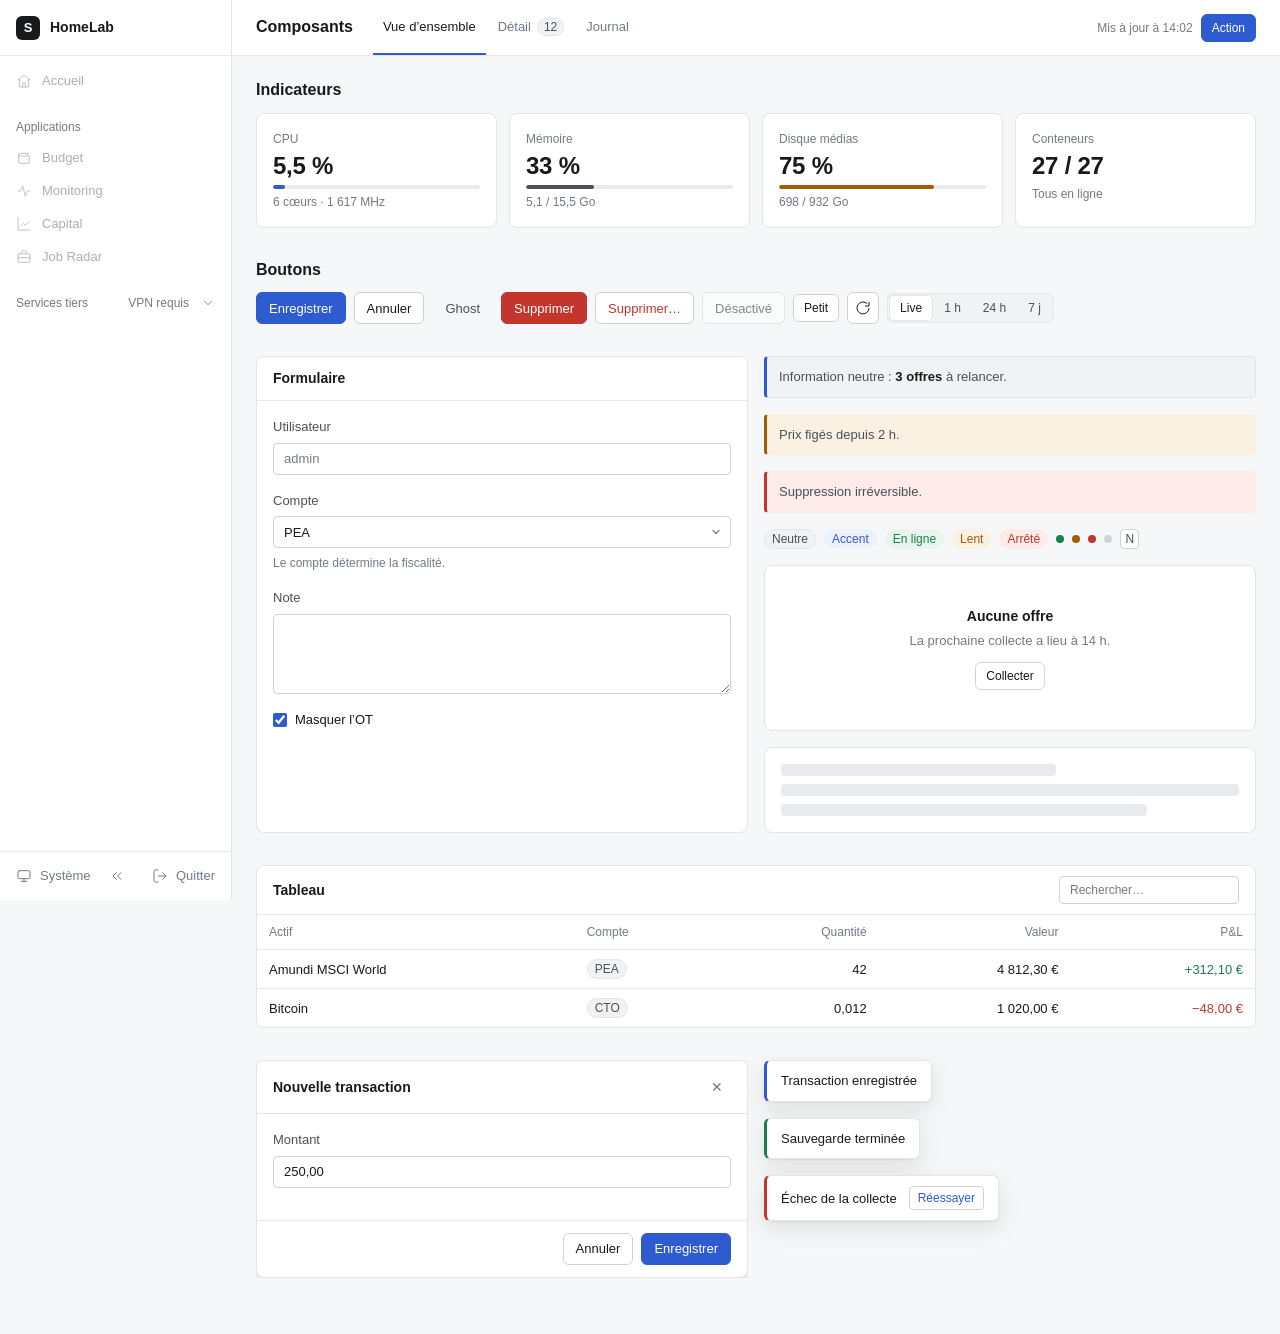
<file: www/_ui/kitchen-sink.html>
<!DOCTYPE html>
<html lang="fr">
<head>
<meta charset="UTF-8">
<meta name="viewport" content="width=device-width, initial-scale=1">
<title>Composants — HomeLab UI</title>
<link rel="stylesheet" href="tokens.css">
<link rel="stylesheet" href="base.css">
<link rel="stylesheet" href="components.css">
<link rel="stylesheet" href="shell.css">
<script src="services.js"></script>
<script src="shell.js"></script>
<style>
    .ks-section { margin-bottom: 32px; }
    .ks-section > h2 { margin-bottom: 12px; }
    .ks-row { display: flex; flex-wrap: wrap; gap: 8px; align-items: center; }
    .ks-static-modal { position: static; background: none; padding: 0; display: block; }
</style>
</head>
<body>
<header class="sf-pagebar">
    <h1 class="sf-pagebar-title">Composants</h1>
    <nav class="tabs" role="tablist">
        <button class="active">Vue d’ensemble</button>
        <button>Détail <span class="badge">12</span></button>
        <button>Journal</button>
    </nav>
    <div class="sf-pagebar-actions">
        <span class="sf-pagebar-meta">Mis à jour à 14:02</span>
        <button class="btn btn-primary btn-sm">Action</button>
    </div>
</header>

<main class="sf-content">
    <section class="ks-section">
        <h2>Indicateurs</h2>
        <div class="kpis">
            <div class="kpi"><span class="kpi-label">CPU</span><span class="kpi-value">5,5 %</span>
                <div class="meter is-accent"><span style="width:6%"></span></div><span class="kpi-sub">6 cœurs · 1 617 MHz</span></div>
            <div class="kpi"><span class="kpi-label">Mémoire</span><span class="kpi-value">33 %</span>
                <div class="meter"><span style="width:33%"></span></div><span class="kpi-sub">5,1 / 15,5 Go</span></div>
            <div class="kpi"><span class="kpi-label">Disque médias</span><span class="kpi-value">75 %</span>
                <div class="meter is-warning"><span style="width:75%"></span></div><span class="kpi-sub">698 / 932 Go</span></div>
            <div class="kpi"><span class="kpi-label">Conteneurs</span><span class="kpi-value">27 / 27</span><span class="kpi-sub positive">Tous en ligne</span></div>
        </div>
    </section>

    <section class="ks-section">
        <h2>Boutons</h2>
        <div class="ks-row">
            <button class="btn btn-primary">Enregistrer</button>
            <button class="btn">Annuler</button>
            <button class="btn btn-ghost">Ghost</button>
            <button class="btn btn-danger">Supprimer</button>
            <button class="btn btn-danger-outline">Supprimer…</button>
            <button class="btn" disabled>Désactivé</button>
            <button class="btn btn-sm">Petit</button>
            <button class="btn btn-icon" aria-label="Actualiser"><svg viewBox="0 0 24 24" fill="none" stroke="currentColor" stroke-width="1.5"><path d="M21 12a9 9 0 1 1-2.6-6.4"/><path d="M21 3v6h-6"/></svg></button>
            <div class="segmented"><button class="active">Live</button><button>1 h</button><button>24 h</button><button>7 j</button></div>
        </div>
    </section>

    <section class="ks-section grid grid-2">
        <div class="card">
            <div class="card-header"><span class="card-title">Formulaire</span></div>
            <div class="card-body">
                <div class="field"><label for="k1">Utilisateur</label><input id="k1" class="input" placeholder="admin"></div>
                <div class="field"><label for="k2">Compte</label><select id="k2" class="select"><option>PEA</option><option>CTO</option></select>
                    <span class="hint">Le compte détermine la fiscalité.</span></div>
                <div class="field"><label for="k3">Note</label><textarea id="k3" class="textarea"></textarea></div>
                <label class="field-inline field"><input type="checkbox" checked> Masquer l’OT</label>
            </div>
        </div>
        <div class="stack">
            <div class="notice">Information neutre : <b>3 offres</b> à relancer.</div>
            <div class="notice notice-warning">Prix figés depuis 2 h.</div>
            <div class="notice notice-danger">Suppression irréversible.</div>
            <div class="ks-row">
                <span class="badge">Neutre</span><span class="badge badge-accent">Accent</span>
                <span class="badge badge-success">En ligne</span><span class="badge badge-warning">Lent</span>
                <span class="badge badge-danger">Arrêté</span>
                <span class="dot dot-ok"></span><span class="dot dot-warn"></span><span class="dot dot-down"></span><span class="dot"></span>
                <kbd>N</kbd>
            </div>
            <div class="card"><div class="empty"><strong>Aucune offre</strong>La prochaine collecte a lieu à 14 h.<br><button class="btn btn-sm">Collecter</button></div></div>
            <div class="card card-body stack" style="gap:8px"><span class="skeleton" style="width:60%"></span><span class="skeleton"></span><span class="skeleton" style="width:80%"></span></div>
        </div>
    </section>

    <section class="ks-section card">
        <div class="card-header"><span class="card-title">Tableau</span>
            <div class="card-actions"><input class="input input-sm" placeholder="Rechercher…" style="width:180px"></div></div>
        <div class="table-wrap">
            <table class="table">
                <thead><tr><th>Actif</th><th>Compte</th><th class="num">Quantité</th><th class="num">Valeur</th><th class="num">P&amp;L</th></tr></thead>
                <tbody>
                    <tr><td>Amundi MSCI World</td><td><span class="badge">PEA</span></td><td class="num">42</td><td class="num">4 812,30 €</td><td class="num positive">+312,10 €</td></tr>
                    <tr><td>Bitcoin</td><td><span class="badge">CTO</span></td><td class="num">0,012</td><td class="num">1 020,00 €</td><td class="num negative">−48,00 €</td></tr>
                </tbody>
            </table>
        </div>
    </section>

    <section class="ks-section grid grid-2">
        <div class="modal-overlay ks-static-modal">
            <div class="modal">
                <div class="modal-header"><h3>Nouvelle transaction</h3><button class="modal-close" aria-label="Fermer">✕</button></div>
                <div class="modal-body"><div class="field"><label>Montant</label><input class="input" value="250,00"></div></div>
                <div class="modal-footer"><button class="btn">Annuler</button><button class="btn btn-primary">Enregistrer</button></div>
            </div>
        </div>
        <div class="stack" style="align-items:flex-start">
            <div class="toast show">Transaction enregistrée</div>
            <div class="toast toast-success show">Sauvegarde terminée</div>
            <div class="toast toast-error show">Échec de la collecte <button>Réessayer</button></div>
        </div>
    </section>
</main>
</body>
</html>
</file>
<file: www/_ui/tokens.css>
/* ═══════════════════════════════════════════════════════════════════════════
   HomeLab UI — jetons de design

   Source unique : www/_ui/. Copié dans chaque application par
   scripts/sync-ui.sh (ne jamais éditer les copies dans assets/ui/).

   Principes, à ne pas diluer :
     · neutre et dense : la structure vient des filets 1 px et de l'espacement
     · une seule couleur d'accent, réservée à l'état actif, au focus et à
       l'action principale
     · aucun dégradé, halo, lueur, flou, inclinaison ni emoji
     · animations ≤ 150 ms, uniquement sur couleur et opacité
   ═══════════════════════════════════════════════════════════════════════════ */

:root {
    color-scheme: light;

    /* Surfaces */
    --bg:            #f6f7f8;   /* fond de page */
    --surface:       #ffffff;   /* cartes, barre latérale, tableaux */
    --surface-2:     #f1f2f4;   /* survol, zones en retrait */
    --surface-3:     #e8eaed;   /* pistes de jauge, squelettes */

    /* Filets */
    --border:        #e3e5e8;
    --border-strong: #cfd3d8;

    /* Texte */
    --text:          #17191c;
    --text-2:        #4b5058;
    --text-3:        #737a84;

    /* Accent unique */
    --accent:        #2f5bd0;
    --accent-hover:  #264bb0;
    --accent-soft:   #edf1fc;
    --accent-text:   #ffffff;

    /* Signaux */
    --success:       #1b7f4c;
    --success-soft:  #e8f5ee;
    --warning:       #a15c07;
    --warning-soft:  #fbf1e2;
    --danger:        #c2362b;
    --danger-soft:   #fcebe9;

    /* Graphiques : séries catégorielles, du plus au moins important */
    --chart-1: #2f5bd0;
    --chart-2: #1a9486;
    --chart-3: #c88114;
    --chart-4: #c2466b;
    --chart-5: #6b5bc4;
    --chart-6: #4f8a2e;
    --chart-7: #7a8290;
    --chart-8: #b25c2c;
    --chart-grid: #eceef1;

    /* Typographie */
    --font: -apple-system, BlinkMacSystemFont, "Segoe UI", Roboto, "Helvetica Neue", Arial, sans-serif;
    --font-mono: ui-monospace, SFMono-Regular, "SF Mono", Menlo, Consolas, "Liberation Mono", monospace;
    --fs-xs:  12px;
    --fs-sm:  13px;
    --fs-md:  14px;
    --fs-lg:  16px;
    --fs-xl:  20px;
    --fs-2xl: 24px;
    --lh: 1.5;

    /* Formes */
    --r-sm: 4px;
    --r:    6px;
    --r-lg: 8px;
    --shadow-pop: 0 1px 2px rgba(16, 18, 22, .06), 0 8px 24px rgba(16, 18, 22, .10);
    --scrim: rgba(16, 18, 22, .32);

    /* Espacement : grille de 4 px */
    --s-1: 4px;
    --s-2: 8px;
    --s-3: 12px;
    --s-4: 16px;
    --s-5: 20px;
    --s-6: 24px;
    --s-8: 32px;
    --s-10: 40px;

    /* Hauteurs de contrôle */
    --control-h: 32px;
    --control-h-sm: 28px;

    --ease: 120ms ease;
}

/* Sombre : même page, pas une autre ambiance. Pas de bleu nuit. */
@media (prefers-color-scheme: dark) {
    :root:not([data-theme="light"]) {
        color-scheme: dark;
        --bg:            #111214;
        --surface:       #18191c;
        --surface-2:     #202226;
        --surface-3:     #2a2c31;
        --border:        #2a2c31;
        --border-strong: #3a3d44;
        --text:          #ececee;
        --text-2:        #b3b7be;
        --text-3:        #868b94;
        --accent:        #7195f2;
        --accent-hover:  #8ba8f5;
        --accent-soft:   #1e2536;
        --accent-text:   #0d0f14;
        --success:       #4cc38a;
        --success-soft:  #16261e;
        --warning:       #e0a24a;
        --warning-soft:  #2a2114;
        --danger:        #f07167;
        --danger-soft:   #2e1a18;
        --chart-1: #7195f2;
        --chart-2: #3fb8a8;
        --chart-3: #e0a24a;
        --chart-4: #e27593;
        --chart-5: #9c8ff0;
        --chart-6: #7fb85a;
        --chart-7: #9aa1ad;
        --chart-8: #e08a5a;
        --chart-grid: #232529;
        --shadow-pop: 0 1px 2px rgba(0, 0, 0, .4), 0 8px 24px rgba(0, 0, 0, .45);
        --scrim: rgba(0, 0, 0, .55);
    }
}
:root[data-theme="dark"] {
    color-scheme: dark;
    --bg:            #111214;
    --surface:       #18191c;
    --surface-2:     #202226;
    --surface-3:     #2a2c31;
    --border:        #2a2c31;
    --border-strong: #3a3d44;
    --text:          #ececee;
    --text-2:        #b3b7be;
    --text-3:        #868b94;
    --accent:        #7195f2;
    --accent-hover:  #8ba8f5;
    --accent-soft:   #1e2536;
    --accent-text:   #0d0f14;
    --success:       #4cc38a;
    --success-soft:  #16261e;
    --warning:       #e0a24a;
    --warning-soft:  #2a2114;
    --danger:        #f07167;
    --danger-soft:   #2e1a18;
    --chart-1: #7195f2;
    --chart-2: #3fb8a8;
    --chart-3: #e0a24a;
    --chart-4: #e27593;
    --chart-5: #9c8ff0;
    --chart-6: #7fb85a;
    --chart-7: #9aa1ad;
    --chart-8: #e08a5a;
    --chart-grid: #232529;
    --shadow-pop: 0 1px 2px rgba(0, 0, 0, .4), 0 8px 24px rgba(0, 0, 0, .45);
    --scrim: rgba(0, 0, 0, .55);
}
</file>
<file: www/_ui/base.css>
/* HomeLab UI — base : reset, typographie, éléments natifs. */

*, *::before, *::after { box-sizing: border-box; margin: 0; padding: 0; }

html { -webkit-text-size-adjust: 100%; }

body {
    background: var(--bg);
    color: var(--text);
    font-family: var(--font);
    font-size: var(--fs-md);
    line-height: var(--lh);
    min-height: 100vh;
    -webkit-font-smoothing: antialiased;
    text-rendering: optimizeLegibility;
    overflow-x: hidden;
}

[hidden] { display: none !important; }

h1, h2, h3, h4 { font-weight: 600; line-height: 1.3; color: var(--text); }
h1 { font-size: var(--fs-xl); }
h2 { font-size: var(--fs-lg); }
h3 { font-size: var(--fs-md); }
h4 { font-size: var(--fs-sm); }

a { color: var(--accent); text-decoration: none; }
a:hover { text-decoration: underline; }

img, svg { display: block; }
svg { flex: none; }

button, input, select, textarea { font: inherit; color: inherit; }
button { cursor: pointer; }

::selection { background: var(--accent-soft); color: var(--text); }

:where(a, button, input, select, textarea, summary, [tabindex]):focus-visible {
    outline: 2px solid var(--accent);
    outline-offset: 2px;
}

kbd, .kbd {
    display: inline-block;
    min-width: 1.6em;
    padding: 0 4px;
    font-family: var(--font);
    font-size: var(--fs-xs);
    line-height: 18px;
    text-align: center;
    color: var(--text-2);
    background: var(--surface);
    border: 1px solid var(--border-strong);
    border-radius: var(--r-sm);
}

hr { border: 0; border-top: 1px solid var(--border); }

/* Utilitaires typographiques — volontairement peu nombreux */
.num   { font-variant-numeric: tabular-nums; }
.mono  { font-family: var(--font-mono); font-size: .92em; }
.text-2 { color: var(--text-2); }
.text-3, .muted { color: var(--text-3); }
.positive { color: var(--success); }
.negative { color: var(--danger); }
.label {
    font-size: var(--fs-xs);
    font-weight: 500;
    color: var(--text-3);
}
.truncate { overflow: hidden; text-overflow: ellipsis; white-space: nowrap; }
.sr-only {
    position: absolute; width: 1px; height: 1px; overflow: hidden;
    clip: rect(0 0 0 0); white-space: nowrap;
}

@media (prefers-reduced-motion: reduce) {
    *, *::before, *::after { transition: none !important; animation: none !important; }
}
</file>
<file: www/_ui/components.css>
/* HomeLab UI — composants. Aucun style propre à une application ici. */

/* ── Boutons ─────────────────────────────────────────────────────────────── */
.btn {
    display: inline-flex; align-items: center; justify-content: center; gap: 6px;
    height: var(--control-h); padding: 0 12px;
    font-size: var(--fs-sm); font-weight: 500; line-height: 1; white-space: nowrap;
    color: var(--text); background: var(--surface);
    border: 1px solid var(--border-strong); border-radius: var(--r);
    transition: background var(--ease), border-color var(--ease), color var(--ease);
    text-decoration: none;
}
.btn:hover:not(:disabled) { background: var(--surface-2); text-decoration: none; }
.btn:disabled, .btn[aria-disabled="true"] { opacity: .5; cursor: not-allowed; }
.btn svg { width: 16px; height: 16px; }

.btn-primary { background: var(--accent); border-color: var(--accent); color: var(--accent-text); }
.btn-primary:hover:not(:disabled) { background: var(--accent-hover); border-color: var(--accent-hover); }

.btn-ghost { background: transparent; border-color: transparent; color: var(--text-2); }
.btn-ghost:hover:not(:disabled) { background: var(--surface-2); color: var(--text); }

.btn-danger { background: var(--danger); border-color: var(--danger); color: #fff; }
.btn-danger:hover:not(:disabled) { background: var(--danger); filter: brightness(.92); }
.btn-danger-outline { color: var(--danger); }
.btn-danger-outline:hover:not(:disabled) { background: var(--danger-soft); border-color: var(--danger); }

.btn-sm { height: var(--control-h-sm); padding: 0 10px; font-size: var(--fs-xs); }
.btn-icon { width: var(--control-h); padding: 0; }
.btn-icon.btn-sm { width: var(--control-h-sm); }
.btn-block { width: 100%; }

/* ── Champs ──────────────────────────────────────────────────────────────── */
.input, .select, .textarea {
    width: 100%;
    height: var(--control-h); padding: 0 10px;
    font-size: var(--fs-sm); color: var(--text);
    background: var(--surface);
    border: 1px solid var(--border-strong); border-radius: var(--r-sm);
    transition: border-color var(--ease), box-shadow var(--ease);
}
.textarea { height: auto; min-height: 80px; padding: 8px 10px; resize: vertical; line-height: var(--lh); }
.input::placeholder, .textarea::placeholder { color: var(--text-3); }
.input:focus, .select:focus, .textarea:focus {
    outline: none; border-color: var(--accent);
    box-shadow: 0 0 0 3px var(--accent-soft);
}
.input:disabled, .select:disabled { background: var(--surface-2); color: var(--text-3); }
.select {
    appearance: none; -webkit-appearance: none; cursor: pointer;
    padding-right: 28px;
    background-image: url("data:image/svg+xml,%3Csvg xmlns='http://www.w3.org/2000/svg' width='12' height='12' viewBox='0 0 12 12' fill='none' stroke='%23808690' stroke-width='1.5' stroke-linecap='round' stroke-linejoin='round'%3E%3Cpath d='M3 4.5l3 3 3-3'/%3E%3C/svg%3E");
    background-repeat: no-repeat;
    background-position: right 8px center;
}
.input-sm, .select.input-sm { height: var(--control-h-sm); font-size: var(--fs-xs); }
input[type="checkbox"], input[type="radio"] { accent-color: var(--accent); width: 14px; height: 14px; }

.field { display: flex; flex-direction: column; gap: 6px; margin-bottom: var(--s-4); }
.field > label, .field-label { font-size: var(--fs-sm); font-weight: 500; color: var(--text-2); }
.field .hint { font-size: var(--fs-xs); color: var(--text-3); }
.field-inline { flex-direction: row; align-items: center; gap: 8px; font-size: var(--fs-sm); }

/* ── Cartes ──────────────────────────────────────────────────────────────── */
.card {
    background: var(--surface);
    border: 1px solid var(--border);
    border-radius: var(--r-lg);
    min-width: 0;
}
.card-header {
    display: flex; align-items: center; gap: var(--s-3); flex-wrap: wrap;
    min-height: 44px; padding: 10px var(--s-4);
    border-bottom: 1px solid var(--border);
}
.card-title { font-size: var(--fs-md); font-weight: 600; }
.card-header .card-actions { margin-left: auto; display: flex; gap: 6px; align-items: center; }
.card-body { padding: var(--s-4); }
.card-body.flush { padding: 0; }

/* ── Indicateurs clés ────────────────────────────────────────────────────── */
.kpis {
    display: grid; gap: var(--s-3);
    grid-template-columns: repeat(auto-fit, minmax(160px, 1fr));
}
@media (max-width: 480px) {
    .kpis { grid-template-columns: repeat(2, minmax(0, 1fr)); }
    .kpi-value { font-size: var(--fs-xl); }
}
.kpi {
    background: var(--surface); border: 1px solid var(--border); border-radius: var(--r-lg);
    padding: var(--s-4); min-width: 0;
    display: flex; flex-direction: column; gap: 4px;
}
.kpi-label { font-size: var(--fs-xs); font-weight: 500; color: var(--text-3); }
.kpi-value {
    font-size: var(--fs-2xl); font-weight: 600; line-height: 1.2;
    font-variant-numeric: tabular-nums; letter-spacing: -.01em;
    overflow-wrap: anywhere;
}
.kpi-sub { font-size: var(--fs-xs); color: var(--text-3); font-variant-numeric: tabular-nums; white-space: pre-line; }

/* Jauge */
.meter { height: 4px; background: var(--surface-3); border-radius: 2px; overflow: hidden; }
.meter > span, .meter > i {
    display: block; height: 100%; width: 0;
    background: var(--text-2); border-radius: 2px;
    transition: width 150ms linear;
}
.meter.is-accent > span, .meter.is-accent > i { background: var(--accent); }
.meter.is-warning > span, .meter.is-warning > i { background: var(--warning); }
.meter.is-danger > span, .meter.is-danger > i { background: var(--danger); }
.meter.is-success > span, .meter.is-success > i { background: var(--success); }

/* ── Badges et pastilles ─────────────────────────────────────────────────── */
.badge {
    display: inline-flex; align-items: center; gap: 4px;
    height: 20px; padding: 0 7px;
    font-size: var(--fs-xs); font-weight: 500; line-height: 1; white-space: nowrap;
    color: var(--text-2); background: var(--surface-2);
    border: 1px solid var(--border); border-radius: 10px;
    font-variant-numeric: tabular-nums;
}
.badge-accent  { color: var(--accent);  background: var(--accent-soft);  border-color: transparent; }
.badge-success { color: var(--success); background: var(--success-soft); border-color: transparent; }
.badge-warning { color: var(--warning); background: var(--warning-soft); border-color: transparent; }
.badge-danger  { color: var(--danger);  background: var(--danger-soft);  border-color: transparent; }

.dot {
    display: inline-block; flex: none;
    width: 8px; height: 8px; border-radius: 50%;
    background: var(--border-strong);
}
.dot-ok, .dot.up       { background: var(--success); }
.dot-warn              { background: var(--warning); }
.dot-down, .dot.down   { background: var(--danger); }

/* ── Onglets ─────────────────────────────────────────────────────────────── */
.tabs {
    display: flex; gap: 2px; align-items: stretch;
    overflow-x: auto; scrollbar-width: none;
}
.tabs::-webkit-scrollbar { display: none; }
.tabs > button, .tabs > a {
    display: inline-flex; align-items: center; gap: 6px;
    padding: 0 10px; min-height: 36px;
    font-size: var(--fs-sm); font-weight: 500; white-space: nowrap;
    color: var(--text-3); background: none; border: 0;
    border-bottom: 2px solid transparent;
    transition: color var(--ease), border-color var(--ease);
    text-decoration: none;
}
.tabs > button:hover, .tabs > a:hover { color: var(--text); }
.tabs > .active, .tabs > [aria-selected="true"] { color: var(--text); border-bottom-color: var(--accent); }
.tabs .badge { height: 18px; padding: 0 6px; }

/* Contrôle segmenté : choix exclusif compact (périodes, filtres) */
.segmented {
    display: inline-flex; padding: 2px; gap: 2px;
    background: var(--surface-2); border: 1px solid var(--border); border-radius: var(--r);
}
.segmented > button {
    height: 24px; padding: 0 10px;
    font-size: var(--fs-xs); font-weight: 500; color: var(--text-2);
    background: none; border: 0; border-radius: var(--r-sm);
    transition: background var(--ease), color var(--ease);
}
.segmented > button:hover { color: var(--text); }
.segmented > .active, .segmented > [aria-pressed="true"] {
    background: var(--surface); color: var(--text);
    box-shadow: 0 0 0 1px var(--border);
}

/* ── Tableaux ────────────────────────────────────────────────────────────── */
.table-wrap { overflow-x: auto; }
.table { width: 100%; border-collapse: collapse; font-size: var(--fs-sm); }
.table th {
    text-align: left; white-space: nowrap;
    font-size: var(--fs-xs); font-weight: 500; color: var(--text-3);
    padding: 8px 12px; border-bottom: 1px solid var(--border);
    background: var(--surface);
}
.table td {
    padding: 9px 12px; border-bottom: 1px solid var(--border);
    vertical-align: middle; font-variant-numeric: tabular-nums;
}
.table tbody tr:last-child td { border-bottom: 0; }
.table tbody tr:hover td { background: var(--surface-2); }
.table .num, .table .right { text-align: right; white-space: nowrap; }

/* ── Barre d'outils et en-têtes de section ───────────────────────────────── */
.toolbar { display: flex; flex-wrap: wrap; align-items: center; gap: var(--s-2); }
.toolbar .grow { flex: 1 1 200px; }
.section-head {
    display: flex; align-items: center; gap: var(--s-3); flex-wrap: wrap;
    margin-bottom: var(--s-3);
}
.section-head h2 { font-size: var(--fs-md); }
.section-head .toolbar { margin-left: auto; }

/* ── Encadrés ────────────────────────────────────────────────────────────── */
.notice {
    display: block;
    padding: 10px 12px; font-size: var(--fs-sm); color: var(--text-2);
    background: var(--surface-2); border: 1px solid var(--border);
    border-left: 3px solid var(--accent); border-radius: var(--r-sm);
}
.notice b, .notice strong { color: var(--text); font-weight: 600; }
.notice-warning { border-left-color: var(--warning); background: var(--warning-soft); border-color: transparent; border-left-color: var(--warning); }
.notice-danger  { border-left-color: var(--danger);  background: var(--danger-soft);  border-color: transparent; border-left-color: var(--danger); }

/* ── État vide et chargement ─────────────────────────────────────────────── */
.empty {
    padding: var(--s-10) var(--s-4); text-align: center;
    color: var(--text-3); font-size: var(--fs-sm);
}
.empty strong { display: block; color: var(--text); font-size: var(--fs-md); font-weight: 600; margin-bottom: 4px; }
.empty .btn { margin-top: var(--s-3); }
.skeleton {
    display: block; height: 12px; border-radius: var(--r-sm);
    background: var(--surface-3);
}

/* ── Modale ──────────────────────────────────────────────────────────────── */
.modal-backdrop, .modal-overlay {
    position: fixed; inset: 0; z-index: 200;
    display: flex; align-items: flex-start; justify-content: center;
    padding: 10vh var(--s-4) var(--s-4);
    background: var(--scrim);
    overflow-y: auto;
}
.modal {
    width: 100%; max-width: 520px;
    background: var(--surface); border: 1px solid var(--border);
    border-radius: var(--r-lg); box-shadow: var(--shadow-pop);
}
.modal-sm { max-width: 400px; }
.modal-header {
    display: flex; align-items: center; gap: var(--s-3);
    padding: 12px var(--s-4); border-bottom: 1px solid var(--border);
}
.modal-header h3 { font-size: var(--fs-md); font-weight: 600; }
.modal-close {
    margin-left: auto; width: 28px; height: 28px;
    display: inline-flex; align-items: center; justify-content: center;
    color: var(--text-3); background: none; border: 0; border-radius: var(--r-sm);
    font-size: 14px;
}
.modal-close:hover { background: var(--surface-2); color: var(--text); }
.modal-body { padding: var(--s-4); }
.modal-footer {
    display: flex; justify-content: flex-end; gap: var(--s-2);
    padding: 12px var(--s-4); border-top: 1px solid var(--border);
}

/* ── Tiroir latéral ──────────────────────────────────────────────────────── */
.scrim { position: fixed; inset: 0; z-index: 180; background: var(--scrim); }
.drawer {
    position: fixed; inset: 0 0 0 auto; z-index: 190;
    width: min(560px, 100%);
    background: var(--surface); border-left: 1px solid var(--border);
    box-shadow: var(--shadow-pop);
    overflow-y: auto;
}

/* ── Notifications ───────────────────────────────────────────────────────── */
.toast-host, #toast-host {
    position: fixed; right: var(--s-4); bottom: var(--s-4); z-index: 300;
    display: flex; flex-direction: column; gap: var(--s-2); align-items: flex-end;
    max-width: calc(100% - 2 * var(--s-4));
}
.toast {
    display: flex; align-items: center; gap: var(--s-3);
    padding: 10px 14px; font-size: var(--fs-sm);
    color: var(--text); background: var(--surface);
    border: 1px solid var(--border); border-left: 3px solid var(--accent);
    border-radius: var(--r); box-shadow: var(--shadow-pop);
    opacity: 0; transition: opacity 150ms ease;
}
.toast.show { opacity: 1; }
.toast-success { border-left-color: var(--success); }
.toast-error   { border-left-color: var(--danger); }
.toast button {
    height: 24px; padding: 0 8px; font-size: var(--fs-xs); font-weight: 500;
    color: var(--accent); background: none; border: 1px solid var(--border-strong); border-radius: var(--r-sm);
}

/* ── Liste de définitions ────────────────────────────────────────────────── */
.dl { display: grid; grid-template-columns: minmax(96px, max-content) 1fr; gap: 8px 16px; font-size: var(--fs-sm); }
.dl dt { color: var(--text-3); }
.dl dd { color: var(--text); overflow-wrap: anywhere; }

/* ── Grilles de page ─────────────────────────────────────────────────────── */
.grid { display: grid; gap: var(--s-4); }
.grid-2 { grid-template-columns: repeat(2, minmax(0, 1fr)); }
.grid-3 { grid-template-columns: repeat(3, minmax(0, 1fr)); }
.grid-4 { grid-template-columns: repeat(4, minmax(0, 1fr)); }
@media (max-width: 1100px) { .grid-4 { grid-template-columns: repeat(2, minmax(0, 1fr)); } .grid-3 { grid-template-columns: repeat(2, minmax(0, 1fr)); } }
@media (max-width: 720px)  { .grid-2, .grid-3, .grid-4 { grid-template-columns: minmax(0, 1fr); } }
.stack { display: flex; flex-direction: column; gap: var(--s-4); }
</file>
<file: www/_ui/shell.css>
/* HomeLab UI — ossature commune : barre latérale, barre de page, contenu.
   Toutes les classes sont préfixées sf- pour ne jamais heurter une application. */

:root {
    --sf-nav-w: 232px;
    --sf-top: 0px;            /* hauteur de la barre mobile, 0 sur ordinateur */
    --sf-pagebar-h: 56px;
    --sf-sticky: calc(var(--sf-top) + var(--sf-pagebar-h));   /* sous la barre de page */
}
html[data-sf-nav="collapsed"] { --sf-nav-w: 56px; }

/* La place de la barre est réservée avant le rendu JS : pas de saut de mise en page. */
html.sf-has-shell body { padding-left: var(--sf-nav-w); }
html.sf-has-shell body::before {
    content: ""; position: fixed; z-index: 99; inset: 0 auto 0 0; width: var(--sf-nav-w);
    background: var(--surface); border-right: 1px solid var(--border);
}

/* ── Barre latérale ──────────────────────────────────────────────────────── */
.sf-sidebar {
    position: fixed; z-index: 100; inset: 0 auto 0 0; width: var(--sf-nav-w);
    display: flex; flex-direction: column;
    background: var(--surface); border-right: 1px solid var(--border);
    font-size: var(--fs-sm);
}
.sf-brand {
    display: flex; align-items: center; gap: 10px;
    height: var(--sf-pagebar-h); padding: 0 16px; flex: none;
    border-bottom: 1px solid var(--border);
    color: var(--text); font-weight: 600; font-size: var(--fs-md);
    text-decoration: none; white-space: nowrap; overflow: hidden;
}
.sf-brand:hover { text-decoration: none; }
.sf-mark {
    width: 24px; height: 24px; flex: none;
    display: inline-flex; align-items: center; justify-content: center;
    border-radius: var(--r); background: var(--text); color: var(--surface);
    font-size: 13px; font-weight: 700; letter-spacing: -.02em;
}

.sf-nav { flex: 1; overflow-y: auto; overflow-x: hidden; padding: 8px 8px 16px; scrollbar-width: thin; }
.sf-group { margin-top: 16px; }
.sf-group-title {
    display: flex; align-items: center; gap: 6px;
    height: 28px; padding: 0 8px;
    font-size: var(--fs-xs); font-weight: 500; color: var(--text-3);
    white-space: nowrap; list-style: none; user-select: none;
}
summary.sf-group-title { cursor: pointer; border-radius: var(--r-sm); }
summary.sf-group-title:hover { color: var(--text-2); }
summary.sf-group-title::-webkit-details-marker { display: none; }
.sf-group-title .sf-chevron { margin-left: auto; width: 14px; height: 14px; transition: transform var(--ease); }
details.sf-group:not([open]) .sf-chevron { transform: rotate(-90deg); }
.sf-group-note { margin-left: auto; font-weight: 400; }
details.sf-group .sf-group-note + .sf-chevron { margin-left: 6px; }

.sf-item {
    display: flex; align-items: center; gap: 10px;
    height: 32px; padding: 0 8px; margin: 1px 0;
    color: var(--text-2); border-radius: var(--r);
    white-space: nowrap; text-decoration: none;
    transition: background var(--ease), color var(--ease);
}
.sf-item:hover { background: var(--surface-2); color: var(--text); text-decoration: none; }
.sf-item svg { width: 16px; height: 16px; color: var(--text-3); }
.sf-item:hover svg { color: var(--text-2); }
.sf-item.active { background: var(--accent-soft); color: var(--text); font-weight: 500; }
.sf-item.active svg { color: var(--accent); }
.sf-item .sf-label { flex: 1; min-width: 0; overflow: hidden; text-overflow: ellipsis; }
.sf-item .sf-ext { width: 12px; height: 12px; color: var(--text-3); opacity: 0; transition: opacity var(--ease); }
.sf-item:hover .sf-ext { opacity: 1; }
.sf-item.is-unreachable { opacity: .45; cursor: not-allowed; }
.sf-item.is-unreachable:hover { background: none; color: var(--text-2); }

.sf-foot {
    flex: none; display: flex; gap: 2px; align-items: center;
    padding: 8px; border-top: 1px solid var(--border);
}
.sf-foot-btn {
    display: inline-flex; align-items: center; justify-content: center; gap: 8px;
    height: 32px; min-width: 32px; padding: 0 8px;
    color: var(--text-3); background: none; border: 0; border-radius: var(--r);
    font-size: var(--fs-sm); white-space: nowrap;
    transition: background var(--ease), color var(--ease);
}
.sf-foot-btn:hover { background: var(--surface-2); color: var(--text); }
.sf-foot-btn svg { width: 16px; height: 16px; }
.sf-foot-btn.sf-logout { margin-left: auto; }

/* Rail replié : icônes seules */
html[data-sf-nav="collapsed"] .sf-brand { padding: 0 16px; }
html[data-sf-nav="collapsed"] .sf-brand-name,
html[data-sf-nav="collapsed"] .sf-label,
html[data-sf-nav="collapsed"] .sf-ext,
html[data-sf-nav="collapsed"] .sf-group-title > span,
html[data-sf-nav="collapsed"] .sf-group-title .sf-chevron,
html[data-sf-nav="collapsed"] .sf-foot-label { display: none; }
html[data-sf-nav="collapsed"] .sf-group-title { height: 1px; padding: 0; margin: 0 8px 8px; background: var(--border); }
html[data-sf-nav="collapsed"] details.sf-group > .sf-item,
html[data-sf-nav="collapsed"] details.sf-group:not([open]) > .sf-item { display: flex; }
html[data-sf-nav="collapsed"] .sf-item { justify-content: center; padding: 0; }
html[data-sf-nav="collapsed"] .sf-foot { flex-direction: column; }
html[data-sf-nav="collapsed"] .sf-foot-btn.sf-logout { margin-left: 0; }
html[data-sf-nav="collapsed"] .sf-collapse svg { transform: rotate(180deg); }

/* ── Barre mobile ────────────────────────────────────────────────────────── */
.sf-topbar { display: none; }
.sf-scrim { display: none; }

@media (max-width: 768px) {
    :root, html[data-sf-nav="collapsed"] { --sf-nav-w: 264px; --sf-top: 48px; }
    html.sf-has-shell body { padding-left: 0; padding-top: var(--sf-top); }
    html.sf-has-shell body::before { width: auto; inset: 0 0 auto 0; height: var(--sf-top); border-right: 0; border-bottom: 1px solid var(--border); }

    .sf-topbar {
        display: flex; align-items: center; gap: 10px;
        position: fixed; z-index: 110; inset: 0 0 auto 0; height: var(--sf-top);
        padding: 0 8px 0 4px;
        background: var(--surface); border-bottom: 1px solid var(--border);
        font-weight: 600;
    }
    .sf-topbar .sf-burger {
        width: 40px; height: 40px; display: inline-flex; align-items: center; justify-content: center;
        background: none; border: 0; border-radius: var(--r); color: var(--text-2);
    }
    .sf-topbar .sf-burger svg { width: 20px; height: 20px; }
    .sf-topbar .sf-mark { width: 22px; height: 22px; font-size: 12px; }

    .sf-sidebar {
        z-index: 130; width: var(--sf-nav-w);
        transform: translateX(-100%); transition: transform 150ms ease;
        box-shadow: none;
    }
    html.sf-drawer-open .sf-sidebar { transform: none; box-shadow: var(--shadow-pop); }
    html.sf-drawer-open .sf-scrim { display: block; position: fixed; inset: 0; z-index: 120; background: var(--scrim); }
    html.sf-drawer-open body { overflow: hidden; }

    /* Le rail replié n'existe pas sur mobile : le tiroir est toujours complet. */
    html[data-sf-nav="collapsed"] .sf-brand-name,
    html[data-sf-nav="collapsed"] .sf-label,
    html[data-sf-nav="collapsed"] .sf-group-title > span,
    html[data-sf-nav="collapsed"] .sf-group-title .sf-chevron,
    html[data-sf-nav="collapsed"] .sf-foot-label { display: revert; }
    html[data-sf-nav="collapsed"] .sf-group-title { height: 28px; padding: 0 8px; margin: 0; background: none; display: flex; }
    html[data-sf-nav="collapsed"] .sf-item { justify-content: flex-start; padding: 0 8px; }
    html[data-sf-nav="collapsed"] .sf-foot { flex-direction: row; }
    html[data-sf-nav="collapsed"] .sf-foot-btn.sf-logout { margin-left: auto; }
    .sf-collapse { display: none !important; }
}

/* ── Barre de page ───────────────────────────────────────────────────────── */
.sf-pagebar {
    position: sticky; top: var(--sf-top); z-index: 50;
    display: flex; align-items: center; gap: 20px;
    height: var(--sf-pagebar-h); padding: 0 24px;
    background: var(--surface); border-bottom: 1px solid var(--border);
}
.sf-pagebar-title { font-size: var(--fs-lg); font-weight: 600; white-space: nowrap; }
.sf-pagebar .tabs { align-self: stretch; }
.sf-pagebar .tabs > button, .sf-pagebar .tabs > a { min-height: 0; height: 100%; margin-bottom: -1px; }
.sf-pagebar-actions { margin-left: auto; display: flex; align-items: center; gap: 8px; min-width: 0; }
.sf-pagebar-meta { font-size: var(--fs-xs); color: var(--text-3); white-space: nowrap; font-variant-numeric: tabular-nums; }

@media (max-width: 768px) {
    :root { --sf-pagebar-h: 0px; }
    .sf-pagebar {
        position: static; height: auto; min-height: 52px; flex-wrap: wrap;
        gap: 8px 12px; padding: 10px 16px 0;
    }
    .sf-pagebar-title { padding-bottom: 10px; }
    .sf-pagebar-actions { padding-bottom: 10px; }
    .sf-pagebar .tabs { order: 3; flex-basis: 100%; height: 40px; margin: 0 -16px; padding: 0 8px; }
}

/* ── Contenu ─────────────────────────────────────────────────────────────── */
.sf-content { padding: 24px; max-width: 1440px; }
.sf-content-narrow { max-width: 1040px; }
@media (max-width: 768px) { .sf-content { padding: 16px; } }
</file>
